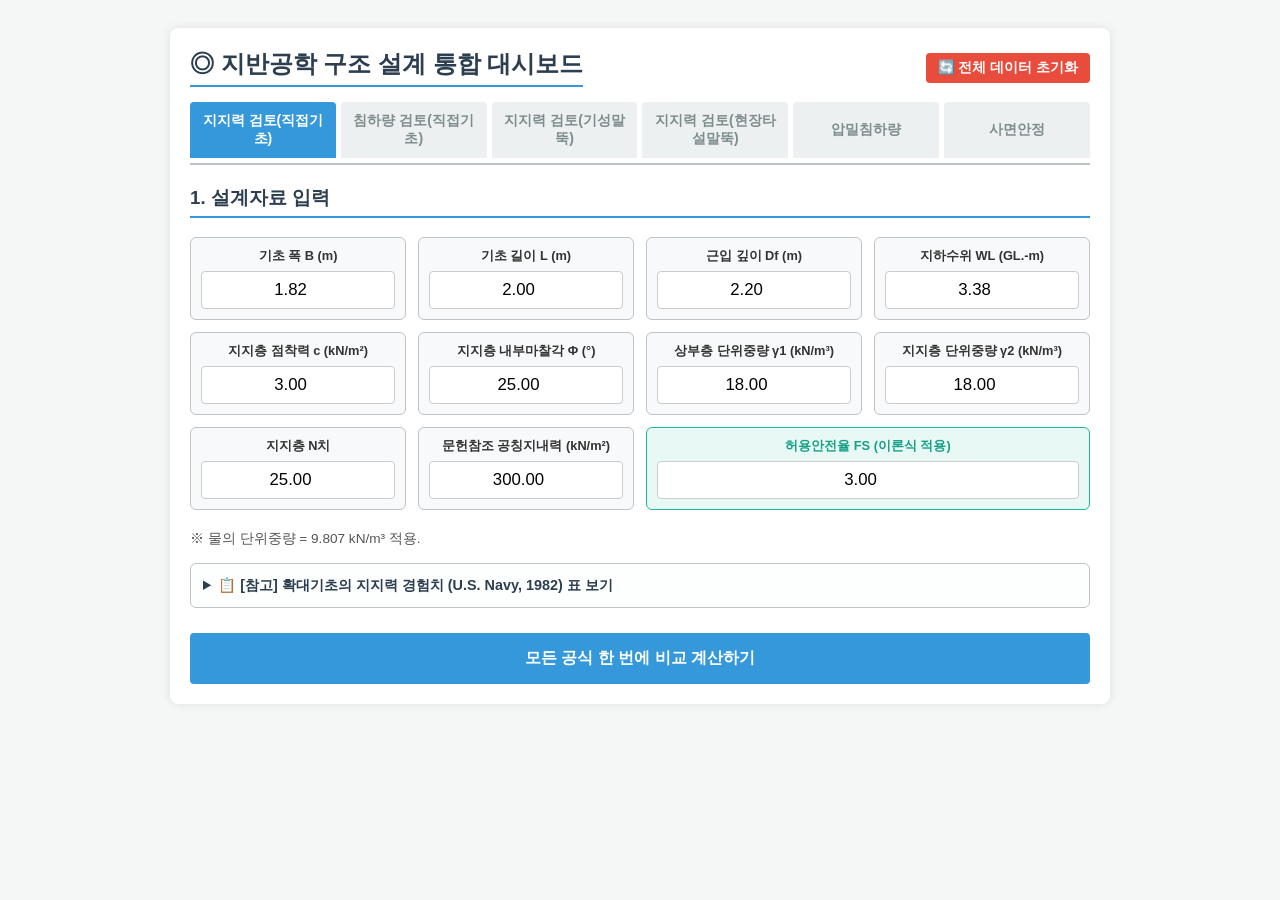
<file: index.html>
<!DOCTYPE html>
<html lang="ko">
<head>
    <meta charset="UTF-8">
    <title>지반공학 통합 설계 대시보드</title>
    <link rel="stylesheet" href="style.css">
    <link rel="manifest" href="manifest.json">
    <meta name="theme-color" content="#c8c8c8">
    <meta name="viewport" content="width=device-width, initial-scale=1.0">
</head>
<body>

<div class="container">
    <!-- 상단 대시보드 제목 및 전체 초기화 버튼 -->
    <div style="display: flex; justify-content: space-between; align-items: center; margin-bottom: 15px;">
        <h2 style="margin: 0;">◎ 지반공학 구조 설계 통합 대시보드</h2>
        <button type="button" id="global_reset_btn" style="padding: 6px 12px; background: #e74c3c; color: #fff; border: none; border-radius: 4px; cursor: pointer; font-weight: bold; font-size: 0.85em;">🔄 전체 데이터 초기화</button>
    </div>
    
    <!-- 탭 네비게이션 바 -->
    <div class="tab-bar">
        <button class="tab-btn active" data-tab="bearing">지지력 검토(직접기초)</button>
        <button class="tab-btn" data-tab="settlement">침하량 검토(직접기초)</button>
        <button class="tab-btn" data-tab="pile">지지력 검토(기성말뚝)</button>
        <button class="tab-btn" data-tab="cast_pile">지지력 검토(현장타설말뚝)</button>
        <button class="tab-btn" data-tab="consolidation">압밀침하량</button>
        <button class="tab-btn" data-tab="slope">사면안정</button>
    </div>

    <!-- 각 모듈이 렌더링될 동적 컨테이너 영역 -->
    <div id="app-content"></div>
</div>

<!-- 메인 진입점 (ES6 모듈) -->
<script type="module" src="js/main.js"></script>

<script>
    if ('serviceWorker' in navigator) {
        navigator.serviceWorker.register('./sw.js');
    }
</script>

</body>
</html>
</file>
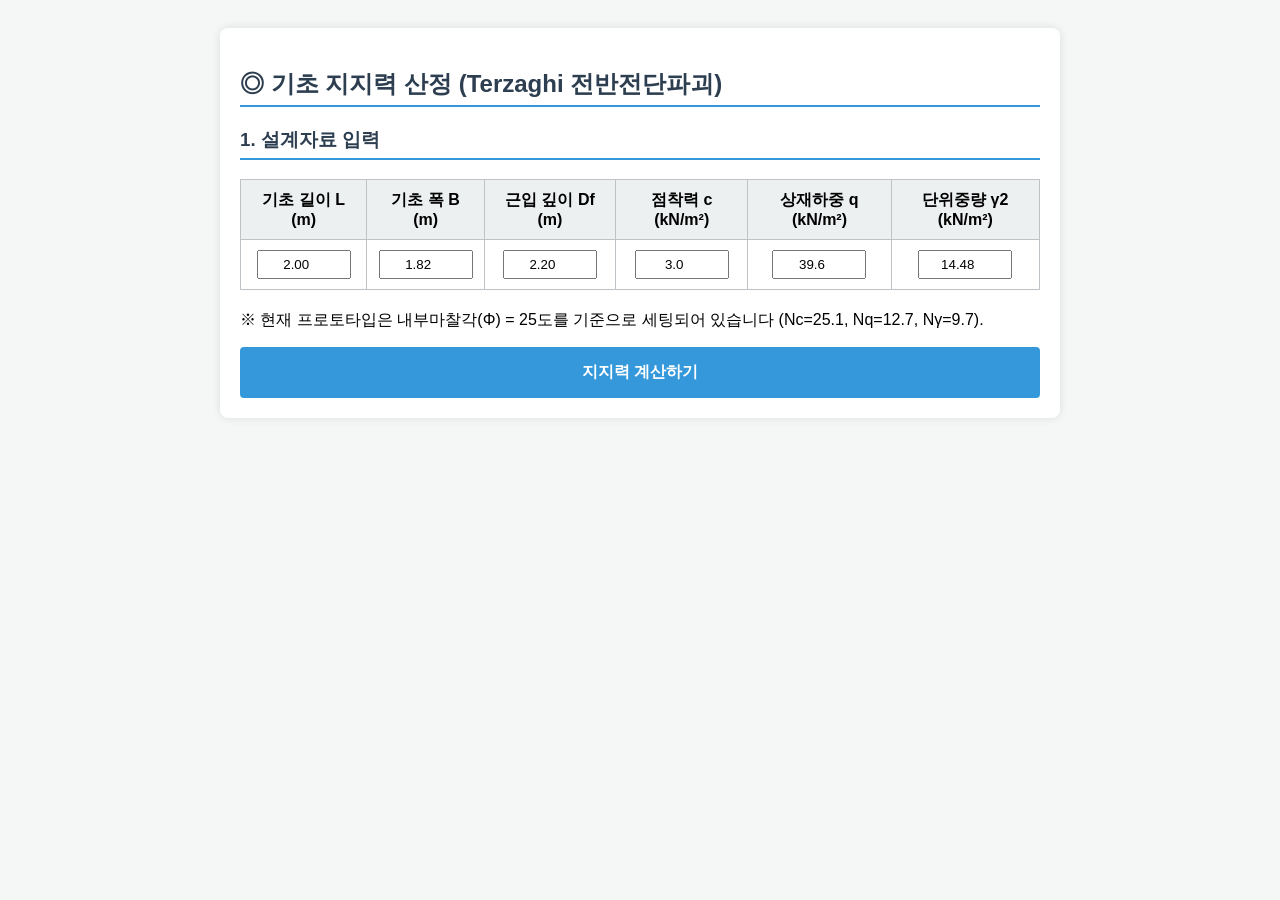
<file: bearing capacity.html>
<!DOCTYPE html>
<html lang="ko">
<head>
    <meta charset="UTF-8">
    <title>기초 지지력 계산기</title>
    <style>
        body { font-family: 'Malgun Gothic', sans-serif; padding: 20px; background-color: #f4f7f6; }
        .container { max-width: 800px; margin: auto; background: white; padding: 20px; border-radius: 8px; box-shadow: 0 0 10px rgba(0,0,0,0.1); }
        h2, h3 { color: #2c3e50; border-bottom: 2px solid #3498db; padding-bottom: 5px; }
        table { width: 100%; border-collapse: collapse; margin-bottom: 20px; }
        th, td { border: 1px solid #bdc3c7; padding: 10px; text-align: center; }
        th { background-color: #ecf0f1; }
        input { width: 80px; padding: 5px; text-align: center; }
        button { width: 100%; padding: 15px; font-size: 16px; font-weight: bold; background-color: #3498db; color: white; border: none; border-radius: 4px; cursor: pointer; }
        button:hover { background-color: #2980b9; }
        .result-box { margin-top: 20px; padding: 15px; background-color: #e8f8f5; border-left: 5px solid #1abc9c; font-size: 1.1em; }
    </style>
	<link rel="manifest" href="manifest.json">
	<meta name="theme-color" content="#c8c8c8">
	<meta name="viewport" content="width=device-width, initial-scale=1.0">
</head>
<body>

<div class="container">
    <h2>◎ 기초 지지력 산정 (Terzaghi 전반전단파괴)</h2>
    
    <h3>1. 설계자료 입력</h3>
    <table>
        <tr>
            <th>기초 길이 L (m)</th>
            <th>기초 폭 B (m)</th>
            <th>근입 깊이 Df (m)</th>
            <th>점착력 c (kN/m²)</th>
            <th>상재하중 q (kN/m²)</th>
            <th>단위중량 γ2 (kN/m²)</th>
        </tr>
        <tr>
            <td><input type="number" id="L" value="2.00"></td>
            <td><input type="number" id="B" value="1.82"></td>
            <td><input type="number" id="Df" value="2.20"></td>
            <td><input type="number" id="c" value="3.0"></td>
            <td><input type="number" id="q" value="39.6"></td>
            <td><input type="number" id="gamma2" value="14.48"></td>
        </tr>
    </table>
    <p>※ 현재 프로토타입은 내부마찰각(Φ) = 25도를 기준으로 세팅되어 있습니다 (Nc=25.1, Nq=12.7, Nγ=9.7).</p>

    <button onclick="calculateBearingCapacity()">지지력 계산하기</button>

    <div id="result" class="result-box" style="display:none;"></div>
</div>

<script>
    function calculateBearingCapacity() {
        // 1. 입력값 가져오기
        const L = parseFloat(document.getElementById('L').value);
        const B = parseFloat(document.getElementById('B').value);
        const c = parseFloat(document.getElementById('c').value);
        const q = parseFloat(document.getElementById('q').value);
        const gamma2 = parseFloat(document.getElementById('gamma2').value);
        
        // 2. 형상계수 계산 (직사각형 기준)
        const alpha = 1 + 0.3 * (B / L);
        const beta = 0.5 - 0.1 * (B / L);

        // 3. 지지력 계수 (Φ=25도 고정값)
        const Nc = 25.1;
        const Nq = 12.7;
        const Ng = 9.7;

        // 4. 극한지지력 계산 (q_ult = α*c*Nc + q*Nq + β*γ2*B*Nγ)
        const term1 = alpha * c * Nc;
        const term2 = q * Nq;
        const term3 = beta * gamma2 * B * Ng;
        const q_ult = term1 + term2 + term3;

        // 5. 허용지지력 계산 (안전율 3)
        const q_all = q_ult / 3;

        // 6. 화면에 결과 출력
        const resultDiv = document.getElementById('result');
        resultDiv.style.display = 'block';
        resultDiv.innerHTML = `
            <strong>[형상계수 산정]</strong><br>
            α = ${alpha.toFixed(2)}, β = ${beta.toFixed(2)}<br><br>
            <strong>[Terzaghi 극한지지력]</strong><br>
            q_ult = ${term1.toFixed(1)} + ${term2.toFixed(1)} + ${term3.toFixed(1)} = <strong>${q_ult.toFixed(1)} kN/m²</strong><br><br>
            <strong>[허용지지력 (FS=3 적용)]</strong><br>
            q_all = ${q_ult.toFixed(1)} / 3 = <strong>${q_all.toFixed(2)} kN/m²</strong>
        `;
    }
</script>

<script>
	if ('serviceWorker' in navigator) {
	navigator.serviceWorker.register('./sw.js');
	}
</script>

</body>

</html>
</file>
<file: style.css>
body { font-family: 'Malgun Gothic', sans-serif; padding: 20px; background-color: #f4f7f6; }
.container { max-width: 900px; margin: auto; background: white; padding: 20px; border-radius: 8px; box-shadow: 0 0 10px rgba(0,0,0,0.1); }
h2, h3 { color: #2c3e50; border-bottom: 2px solid #3498db; padding-bottom: 5px; }

/* 탭 네비게이션 스타일 */
.tab-bar {
    display: flex;
    gap: 5px;
    margin-bottom: 20px;
    border-bottom: 2px solid #bdc3c7;
    padding-bottom: 5px;
}
.tab-btn {
    flex: 1;
    padding: 10px;
    font-size: 14px;
    font-weight: bold;
    background-color: #ecf0f1;
    color: #7f8c8d;
    border: none;
    border-radius: 4px 4px 0 0;
    cursor: pointer;
    transition: all 0.2s;
}
.tab-btn:hover { background-color: #bdc3c7; color: white; }
.tab-btn.active {
    background-color: #3498db;
    color: white;
}

/* 작업중 페이지 스타일 */
.coming-soon {
    text-align: center;
    padding: 50px 20px;
    color: #7f8c8d;
}
.coming-soon h3 { border: none; font-size: 1.5em; color: #e67e22; }

/* 모바일 반응형 입력 그리드 스타일 */
.input-grid {
    display: grid;
    grid-template-columns: repeat(2, 1fr);
    gap: 12px;
    margin-bottom: 20px;
}
@media (min-width: 600px) {
    .input-grid { grid-template-columns: repeat(4, 1fr); }
}
.input-group {
    display: flex;
    flex-direction: column;
    background-color: #f8f9fa;
    border: 1px solid #bdc3c7;
    border-radius: 6px;
    padding: 10px;
    text-align: center;
    min-width: 0;
}
.input-group label {
    font-size: 0.8em;
    margin-bottom: 6px;
    font-weight: bold;
    color: #333;
    word-break: keep-all;
}
.input-group input {
    width: 100%;
    padding: 8px 4px;
    text-align: center;
    border: 1px solid #ccc;
    border-radius: 4px;
    box-sizing: border-box;
    font-size: 1.05em;
}

button.action-btn { width: 100%; padding: 15px; font-size: 16px; font-weight: bold; background-color: #3498db; color: white; border: none; border-radius: 4px; cursor: pointer; margin-top: 10px; }
button.action-btn:hover { background-color: #2980b9; }

.result-box { margin-top: 20px; padding: 15px; background-color: #e8f8f5; border-left: 5px solid #1abc9c; font-size: 0.95em; line-height: 1.5; display: none; }

.summary-table, .result-table {
    width: 100%;
    border-collapse: collapse;
    margin: 10px 0 15px 0;
    background: #fff;
    font-size: 0.85em;
}
.summary-table th, .summary-table td, .result-table th, .result-table td {
    border: 1px solid #bdc3c7;
    padding: 8px 6px;
    text-align: center;
}
.summary-table th { background-color: #3498db; color: white; }
.summary-table tr:nth-child(even) { background-color: #f8f9fa; }
.result-table th { background-color: #ecf0f1; color: #2c3e50; }
.table-container { overflow-x: auto; margin-bottom: 10px; }
.section-title {
    margin-top: 25px;
    color: #2c3e50;
    border-left: 4px solid #3498db;
    padding-left: 8px;
    font-size: 1.1em;
    font-weight: bold;
}
.calc-step {
    margin-left: 15px;
    font-size: 0.92em;
    line-height: 1.6;
}
</file>
